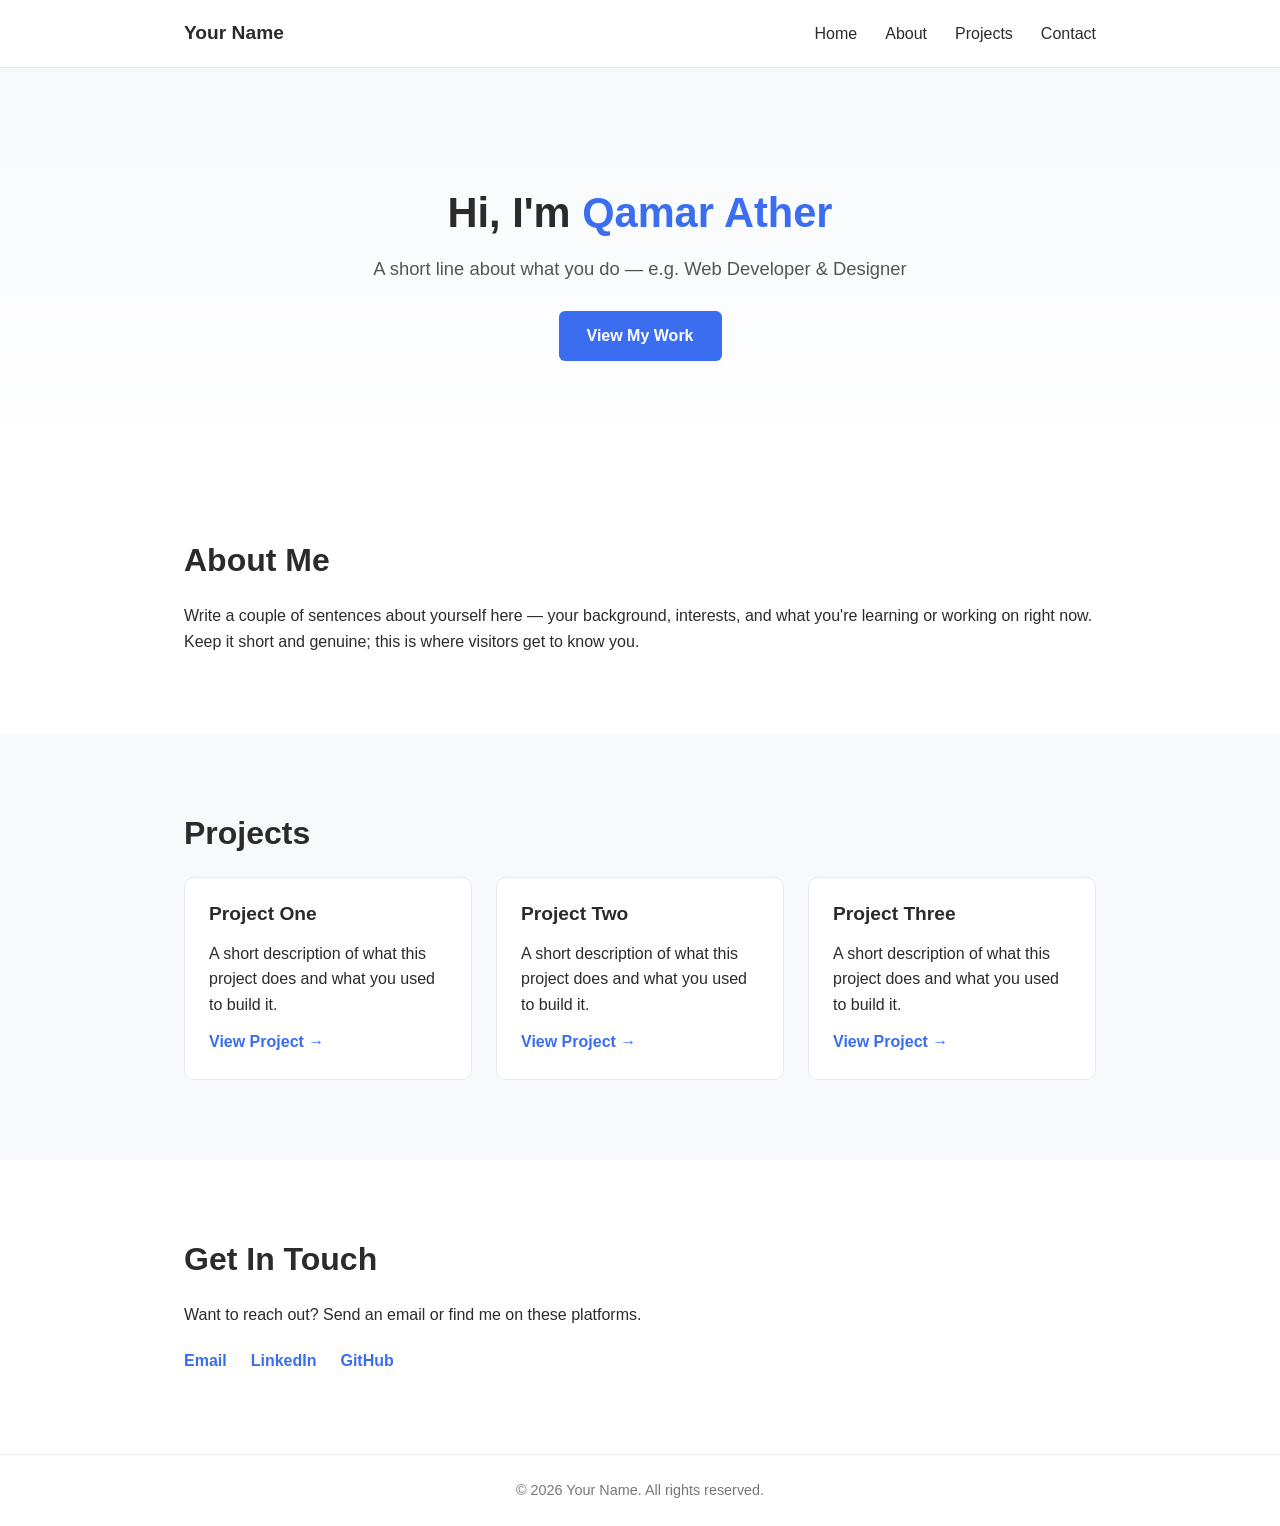
<file: index.html>
<!DOCTYPE html>
<html lang="en">
<head>
  <meta charset="UTF-8" />
  <meta name="viewport" content="width=device-width, initial-scale=1.0" />
  <title>Qamar Ather | Portfolio</title>
  <link rel="stylesheet" href="style.css" />
</head>
<body>

  <!-- ===== Header / Navigation ===== -->
  <header class="site-header">
    <div class="container nav-wrap">
      <a href="#home" class="logo">Your Name</a>
      <nav>
        <ul class="nav-links">
          <li><a href="#home">Home</a></li>
          <li><a href="#about">About</a></li>
          <li><a href="#projects">Projects</a></li>
          <li><a href="#contact">Contact</a></li>
        </ul>
      </nav>
    </div>
  </header>

  <!-- ===== Hero Section ===== -->
  <section id="home" class="hero">
    <div class="container">
      <h1>Hi, I'm <span class="highlight">Qamar Ather</span></h1>
      <p class="subtitle">A short line about what you do — e.g. Web Developer & Designer</p>
      <a href="#projects" class="btn">View My Work</a>
    </div>
  </section>

  <!-- ===== About Section ===== -->
  <section id="about" class="section">
    <div class="container">
      <h2>About Me</h2>
      <p>
        Write a couple of sentences about yourself here — your background,
        interests, and what you're learning or working on right now. Keep it
        short and genuine; this is where visitors get to know you.
      </p>
    </div>
  </section>

  <!-- ===== Projects Section ===== -->
  <section id="projects" class="section alt-bg">
    <div class="container">
      <h2>Projects</h2>
      <div class="projects-grid">

        <div class="project-card">
          <h3>Project One</h3>
          <p>A short description of what this project does and what you used to build it.</p>
          <a href="#" class="project-link">View Project →</a>
        </div>

        <div class="project-card">
          <h3>Project Two</h3>
          <p>A short description of what this project does and what you used to build it.</p>
          <a href="#" class="project-link">View Project →</a>
        </div>

        <div class="project-card">
          <h3>Project Three</h3>
          <p>A short description of what this project does and what you used to build it.</p>
          <a href="#" class="project-link">View Project →</a>
        </div>

      </div>
    </div>
  </section>

  <!-- ===== Contact Section ===== -->
  <section id="contact" class="section">
    <div class="container">
      <h2>Get In Touch</h2>
      <p>Want to reach out? Send an email or find me on these platforms.</p>
      <div class="contact-links">
        <a href="mailto:youremail@example.com">Email</a>
        <a href="#">LinkedIn</a>
        <a href="#">GitHub</a>
      </div>
    </div>
  </section>

  <!-- ===== Footer ===== -->
  <footer class="site-footer">
    <div class="container">
      <p>&copy; 2026 Your Name. All rights reserved.</p>
    </div>
  </footer>

</body>
</html>
</file>
<file: style.css>
/* ===== Reset & Base Styles ===== */
* {
  margin: 0;
  padding: 0;
  box-sizing: border-box;
}

body {
  font-family: 'Segoe UI', Arial, sans-serif;
  line-height: 1.6;
  color: #2b2b2b;
  background-color: #ffffff;
}

.container {
  max-width: 960px;
  margin: 0 auto;
  padding: 0 24px;
}

h1, h2, h3 {
  line-height: 1.2;
  margin-bottom: 16px;
}

a {
  text-decoration: none;
  color: inherit;
}

/* ===== Header ===== */
.site-header {
  position: sticky;
  top: 0;
  background: #ffffff;
  border-bottom: 1px solid #eaeaea;
  z-index: 100;
}

.nav-wrap {
  display: flex;
  justify-content: space-between;
  align-items: center;
  padding-top: 18px;
  padding-bottom: 18px;
}

.logo {
  font-weight: 700;
  font-size: 1.2rem;
}

.nav-links {
  display: flex;
  list-style: none;
  gap: 28px;
}

.nav-links a {
  font-weight: 500;
  transition: color 0.2s ease;
}

.nav-links a:hover {
  color: #3a6df0;
}

/* ===== Hero Section ===== */
.hero {
  padding: 120px 0 100px;
  text-align: center;
  background: linear-gradient(180deg, #f7f9fc 0%, #ffffff 100%);
}

.hero h1 {
  font-size: 2.6rem;
}

.highlight {
  color: #3a6df0;
}

.subtitle {
  font-size: 1.15rem;
  color: #555;
  margin-bottom: 28px;
}

.btn {
  display: inline-block;
  background: #3a6df0;
  color: #ffffff;
  padding: 12px 28px;
  border-radius: 6px;
  font-weight: 600;
  transition: background 0.2s ease, transform 0.2s ease;
}

.btn:hover {
  background: #2c56c9;
  transform: translateY(-2px);
}

/* ===== General Section Styling ===== */
.section {
  padding: 80px 0;
}

.section h2 {
  font-size: 2rem;
  margin-bottom: 24px;
}

.alt-bg {
  background-color: #f7f9fc;
}

/* ===== Projects ===== */
.projects-grid {
  display: grid;
  grid-template-columns: repeat(auto-fit, minmax(260px, 1fr));
  gap: 24px;
  margin-top: 24px;
}

.project-card {
  background: #ffffff;
  border: 1px solid #eaeaea;
  border-radius: 10px;
  padding: 24px;
  transition: box-shadow 0.2s ease, transform 0.2s ease;
}

.project-card:hover {
  box-shadow: 0 8px 20px rgba(0, 0, 0, 0.06);
  transform: translateY(-4px);
}

.project-card h3 {
  font-size: 1.2rem;
}

.project-link {
  display: inline-block;
  margin-top: 12px;
  color: #3a6df0;
  font-weight: 600;
}

/* ===== Contact ===== */
.contact-links {
  display: flex;
  gap: 24px;
  margin-top: 20px;
}

.contact-links a {
  font-weight: 600;
  color: #3a6df0;
}

.contact-links a:hover {
  text-decoration: underline;
}

/* ===== Footer ===== */
.site-footer {
  text-align: center;
  padding: 24px 0;
  border-top: 1px solid #eaeaea;
  color: #777;
  font-size: 0.9rem;
}

/* ===== Responsive ===== */
@media (max-width: 600px) {
  .nav-wrap {
    flex-direction: column;
    gap: 12px;
  }

  .hero {
    padding: 90px 0 70px;
  }

  .hero h1 {
    font-size: 2rem;
  }
}
</file>
